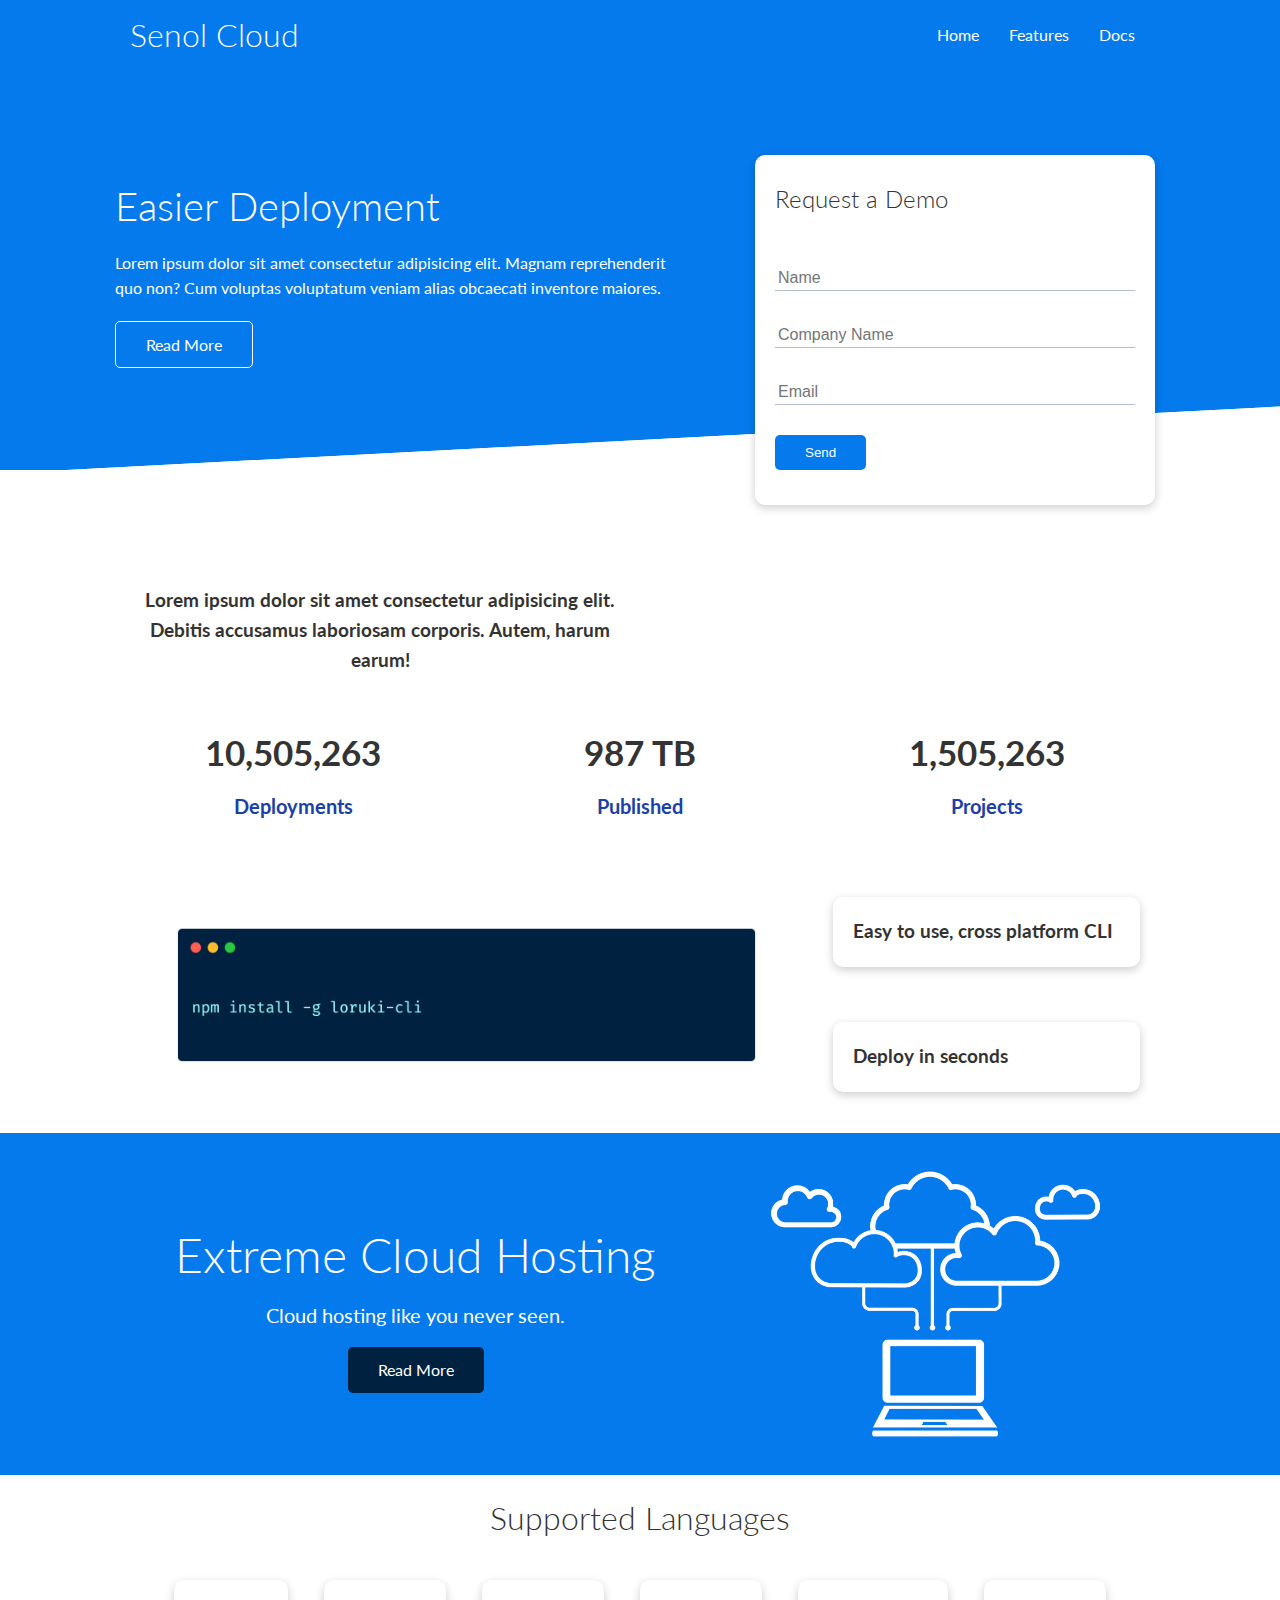
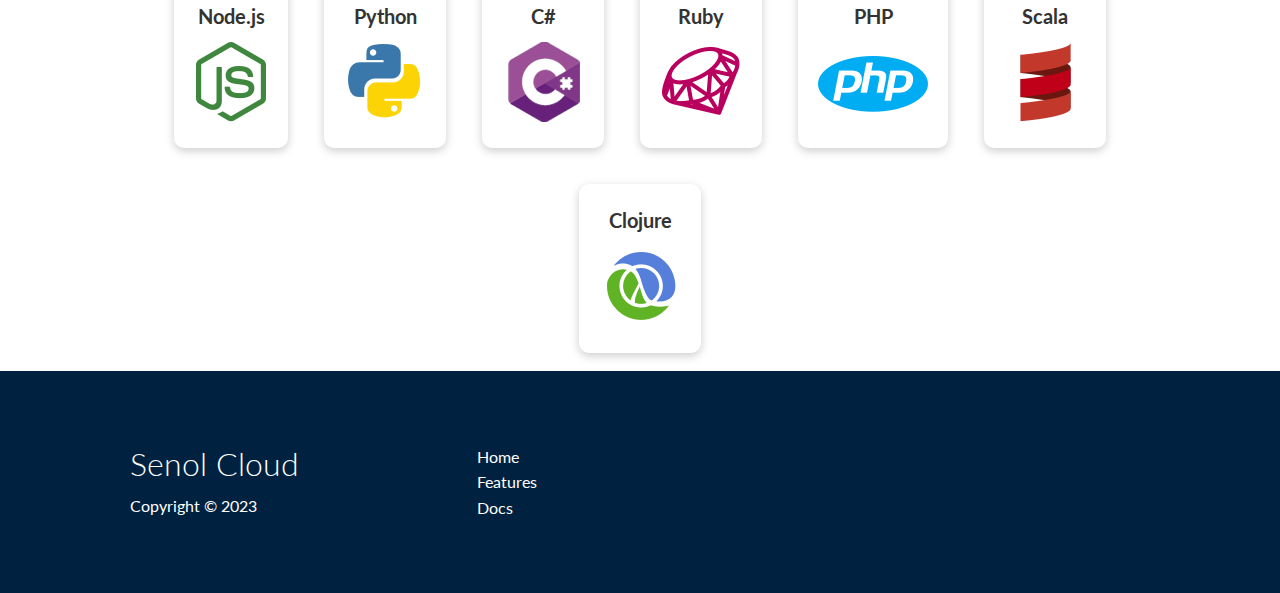
<file: index.html>
<!DOCTYPE html>
<html lang="en">
<head>
    <meta charset="UTF-8">
    <meta http-equiv="X-UA-Compatible" content="IE=edge">
    <meta name="viewport" content="width=device-width, initial-scale=1.0">
    <link rel="stylesheet" href="/css/style.css">
    <link rel="stylesheet" href="https://cdnjs.cloudflare.com/ajax/libs/font-awesome/6.4.0/css/all.min.css" integrity="sha512-iecdLmaskl7CVkqkXNQ/ZH/XLlvWZOJyj7Yy7tcenmpD1ypASozpmT/E0iPtmFIB46ZmdtAc9eNBvH0H/ZpiBw==" crossorigin="anonymous" referrerpolicy="no-referrer" />
    <title>Senol Cloud Services</title>
</head>
<body>
    <div class="navbar">
        <div class="container flex">
            <h1 class="logo">Senol Cloud</h1>
            <nav>
                <ul>
                    <li><a href="index.html">Home</a></li>
                    <li><a href="features.html">Features</a></li>
                    <li><a href="docs.html">Docs</a></li>
                </ul>
            </nav>
        </div>
    </div>

    <!-- Showcase -->
    <section class="showcase">
        <div class="container grid">
            <div class="showcase-text">
                <h1>Easier Deployment</h1>
                <p>Lorem ipsum dolor sit amet consectetur adipisicing elit. Magnam reprehenderit quo non? Cum voluptas voluptatum veniam alias obcaecati inventore maiores.</p>
                <a href="features.html" class="btn btn-outline">Read More</a>
            </div>

            <div class="showcase-form card">
                <h2>Request a Demo</h2>
                <form name="contact" method="POST" netlify-honeypot="bot-field"
                data-netlify="true">
                    <input type="hidden" name="form-name" value="contact">
                    <p class="hidden">
                        <label>
                          Don’t fill this out if you’re human: <input name="bot-field" />
                        </label>
                      </p>
                    <div class="form-control">
                        <input type="text" name="name" placeholder="Name" required>
                    </div>
                    <div class="form-control">
                        <input type="text" name="company" placeholder="Company Name" required>
                    </div>
                    <div class="form-control">
                        <input type="email" name="email" placeholder="Email" required> 
                    </div>

                    <input type="submit" value="Send" class="btn btn-primary">
                </form>
            </div>
        </div>
    </section>

    <!-- Stats -->
    <section class="stats">
        <div class="container">
            <h3 class="stats-heading text-center my-1">
                Lorem ipsum dolor sit amet consectetur adipisicing elit. Debitis accusamus laboriosam corporis. Autem, harum earum!
            </h3>

            <div class="grid grid-3 text-center my-4">
                <div>
                    <i class="fas fa-server fa-3x"></i>
                    <h3>10,505,263</h3>
                    <p class="text-secondary">Deployments</p>
                </div>
                <div>
                    <i class="fas fa-upload fa-3x"></i>
                    <h3>987 TB</h3>
                    <p class="text-secondary">Published</p>
                </div>
                <div>
                    <i class="fas fa-project-diagram fa-3x"></i>
                    <h3>1,505,263</h3>
                    <p class="text-secondary">Projects</p>
                </div>
            </div>
        </div>
    </section>

    <!-- Cli -->
    <section class="cli">
        <div class="container grid">
            <img src="images/cli.png" alt="">
            <div class="card">
                <h3>Easy to use, cross platform CLI</h3>
            </div>
            <div class="card">
                <h3>Deploy in seconds</h3>
            </div>

        </div>
    </section>

    <!-- Cloud -->
    <section class="cloud bg-primary my-2 py-2">
        <div class="container grid">
            <div class="text-center">
                <h2 class="lg">Extreme Cloud Hosting</h2>
                <p class="lead my-1">Cloud hosting like you never seen.</p>
                <a href="features.html" class="btn btn-dark">Read More</a>
            </div>

            <img src="images/cloud.png" alt="">
        </div>

    </section>

    <!-- Languages -->
    <section class="languages">
        <h2 class="md text-center my-2">
            Supported Languages
        </h2>
        <div class="container flex">
            <div class="card">
                <h4>Node.js</h4>
                <img src="images/logos/node.png" alt="">
            </div>
            <div class="card">
                <h4>Python</h4>
                <img src="images/logos/python.png" alt="">
            </div>
            <div class="card">
                <h4>C#</h4>
                <img src="images/logos/csharp.png" alt="">
            </div>
            <div class="card">
                <h4>Ruby</h4>
                <img src="images/logos/ruby.png" alt="">
            </div>
            <div class="card">
                <h4>PHP</h4>
                <img src="images/logos/php.png" alt="">
            </div>
            <div class="card">
                <h4>Scala</h4>
                <img src="images/logos/scala.png" alt="">
            </div>
            <div class="card">
                <h4>Clojure</h4>
                <img src="images/logos/clojure.png" alt="">
            </div>
        </div>
    </section>

    <footer class="footer bg-dark py-5">
        <div class="container grid grid-3">
                <div>
                    <h1>Senol Cloud</h1>
                    <p>Copyright &copy; 2023</p>
                </div>

                <nav>
                    <ul>
                        <li><a href="index.html">Home</a></li>
                        <li><a href="features.html">Features</a></li>
                        <li><a href="docs.html">Docs</a></li>
                    </ul>
                </nav>
                <div class="social">
                    <a href="#"><i class="fab fa-github fa-2x"></i></a>
                    <a href="#"><i class="fab fa-facebook fa-2x"></i></a>
                    <a href="#"><i class="fab fa-instagram fa-2x"></i></a>
                    <a href="#"><i class="fab fa-twitter fa-2x"></i></a>
                </div>
        </div>
    </footer>
</body>
</html>
</file>
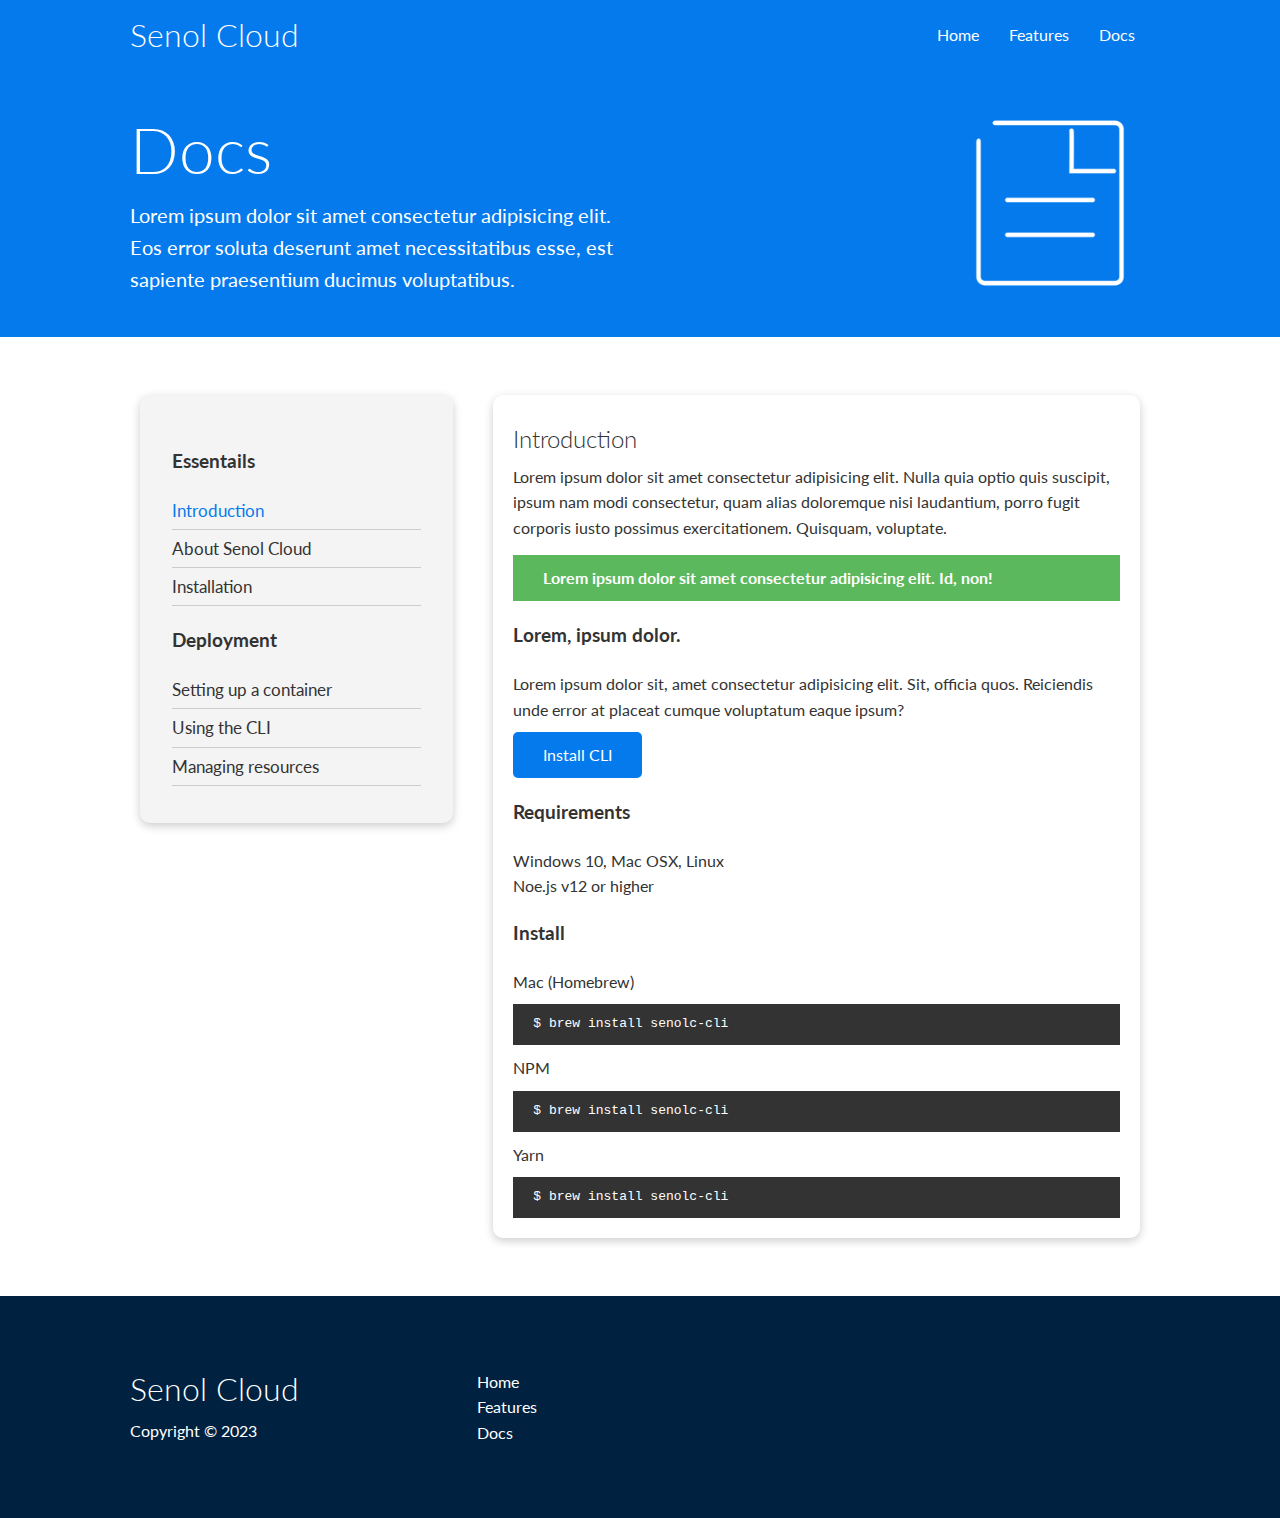
<file: docs.html>
<!DOCTYPE html>
<html lang="en">
<head>
    <meta charset="UTF-8">
    <meta http-equiv="X-UA-Compatible" content="IE=edge">
    <meta name="viewport" content="width=device-width, initial-scale=1.0">
    <link rel="stylesheet" href="/css/style.css">
    <link rel="stylesheet" href="https://cdnjs.cloudflare.com/ajax/libs/font-awesome/6.4.0/css/all.min.css" integrity="sha512-iecdLmaskl7CVkqkXNQ/ZH/XLlvWZOJyj7Yy7tcenmpD1ypASozpmT/E0iPtmFIB46ZmdtAc9eNBvH0H/ZpiBw==" crossorigin="anonymous" referrerpolicy="no-referrer" />
    <title>Senol Cloud Services</title>
</head>
<body>
    <div class="navbar">
        <div class="container flex">
            <h1 class="logo">Senol Cloud</h1>
            <nav>
                <ul>
                    <li><a href="index.html">Home</a></li>
                    <li><a href="features.html">Features</a></li>
                    <li><a href="docs.html">Docs</a></li>
                </ul>
            </nav>
        </div>
    </div>

    
    <!-- Head -->
    <section class="docs-head bg-primary py-3">
        <div class="container grid">
            <div>
                <h1 class="xl">Docs</h1>
                <p class="lead">
                    Lorem ipsum dolor sit amet consectetur adipisicing elit. Eos error soluta deserunt amet necessitatibus esse, est sapiente praesentium ducimus voluptatibus.
                </p>
            </div>
            <img src="images/docs.png" alt="">
        </div>
    </section>

    <!-- Docs main -->
    <section class="docs-main my-4">
        <div class="container grid">
            <div class="card bg-light p-3">
                <h3 class="my-2">Essentails</h3>
                <nav>
                    <ul>
                        <li><a class="text-primary" href="#">Introduction</a></li>
                        <li><a href="#">About Senol Cloud</a></li>
                        <li><a href="#">Installation</a></li>
                    </ul>
                </nav>

                <h3 class="my-2">Deployment</h3>
                <nav>
                    <ul>
                        <li><a href="#">Setting up a container</a></li>
                        <li><a href="#">Using the CLI</a></li>
                        <li><a href="#">Managing resources</a></li>
                    </ul>
                </nav>
            </div>
            <div class="card">
                <h2>Introduction</h2>
                <p>Lorem ipsum dolor sit amet consectetur adipisicing elit. Nulla quia optio quis suscipit, ipsum nam modi consectetur, quam alias doloremque nisi laudantium, porro fugit corporis iusto possimus exercitationem. Quisquam, voluptate.</p>
                <div class="alert alert-success">
                    <i class="fas fa-info"></i> Lorem ipsum dolor sit amet consectetur adipisicing elit. Id, non!
                </div>

                <h3>Lorem, ipsum dolor.</h3>
                <p>Lorem ipsum dolor sit, amet consectetur adipisicing elit. Sit, officia quos. Reiciendis unde error at placeat cumque voluptatum eaque ipsum?</p>
                <a href="" class="btn btn-primary">Install CLI</a>

                <h3>Requirements</h3>
                <ul>
                    <li>Windows 10, Mac OSX, Linux</li>
                    <li>Noe.js v12 or higher</li>
                </ul>

                <h3>Install</h3>
                <p>Mac (Homebrew)</p>
                <pre><code>$ brew install senolc-cli </code></pre>
                <p>NPM</p>
                <pre><code>$ brew install senolc-cli </code></pre>
                <p>Yarn</p>
                <pre><code>$ brew install senolc-cli </code></pre>
            </div>
        </div>
    </section>

    <!-- Footer -->
    <footer class="footer bg-dark py-5">
        <div class="container grid grid-3">
                <div>
                    <h1>Senol Cloud</h1>
                    <p>Copyright &copy; 2023</p>
                </div>

                <nav>
                    <ul>
                        <li><a href="index.html">Home</a></li>
                        <li><a href="features.html">Features</a></li>
                        <li><a href="docs.html">Docs</a></li>
                    </ul>
                </nav>
                <div class="social">
                    <a href="#"><i class="fab fa-github fa-2x"></i></a>
                    <a href="#"><i class="fab fa-facebook fa-2x"></i></a>
                    <a href="#"><i class="fab fa-instagram fa-2x"></i></a>
                    <a href="#"><i class="fab fa-twitter fa-2x"></i></a>
                </div>
        </div>
    </footer>
</body>
</html>
</file>
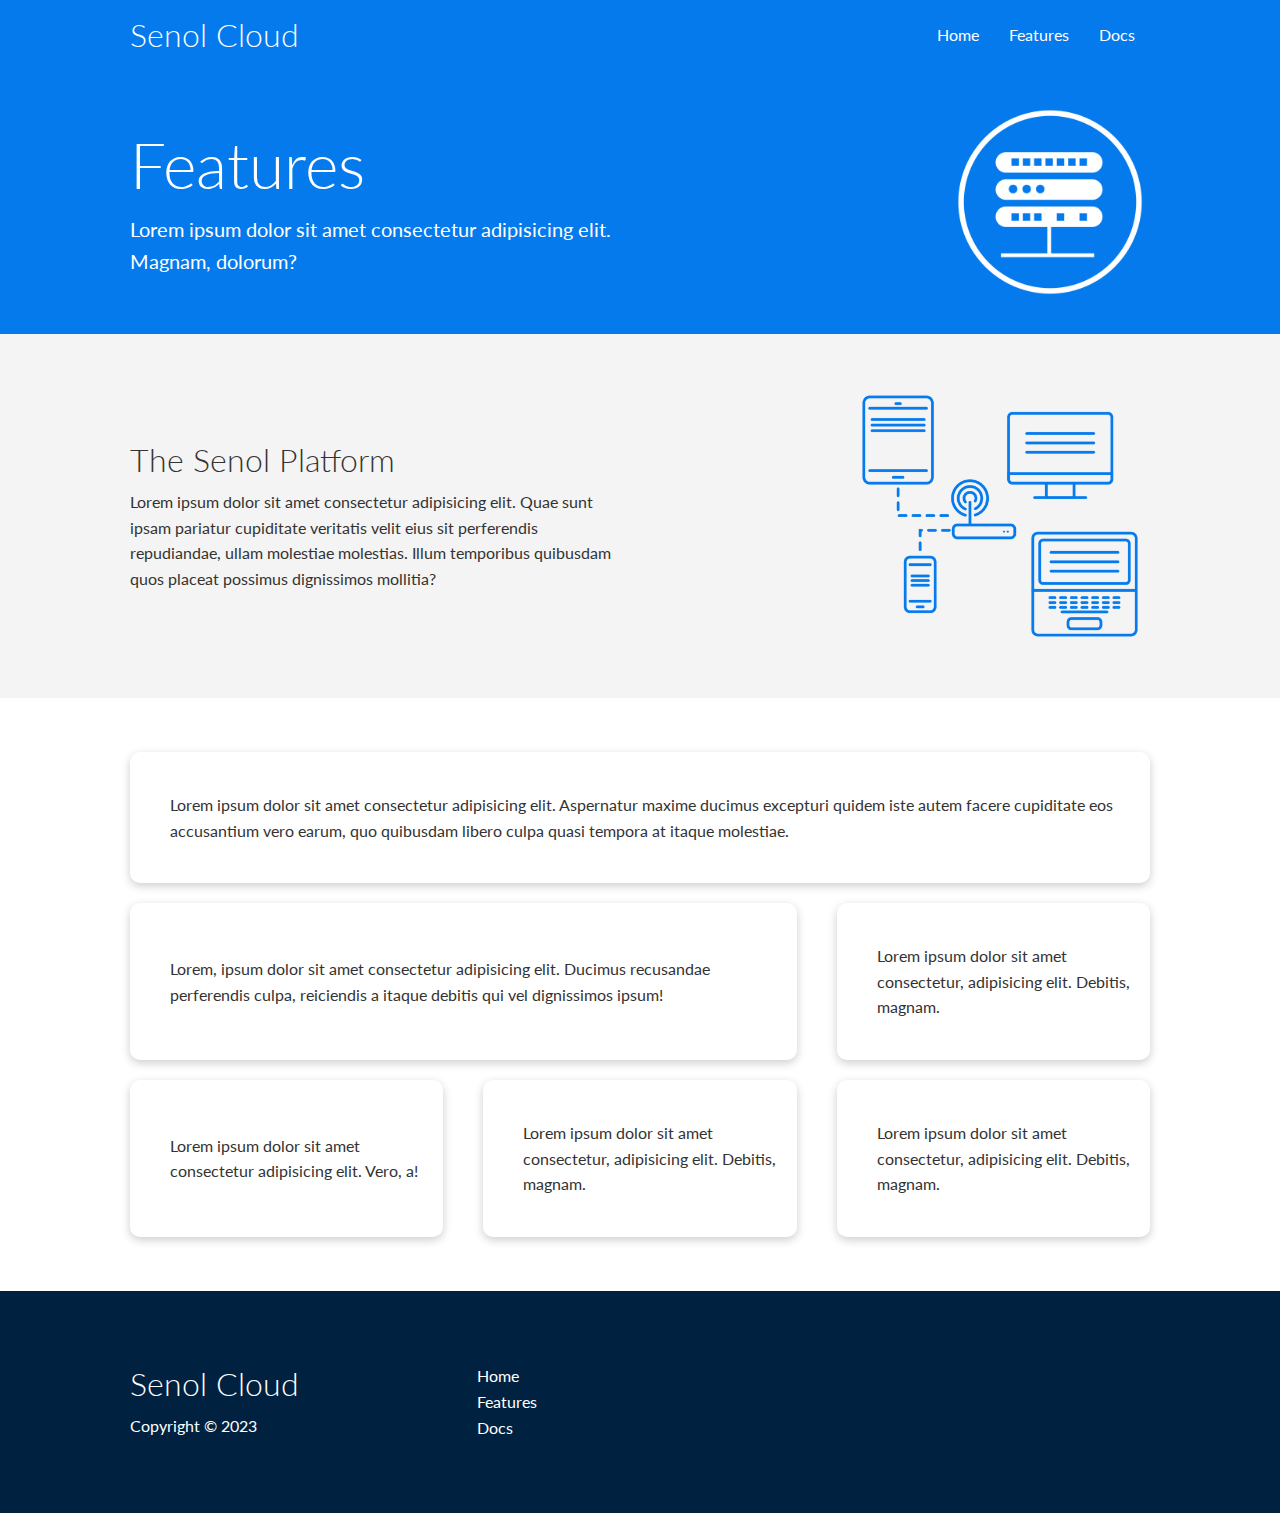
<file: features.html>
<!DOCTYPE html>
<html lang="en">
<head>
    <meta charset="UTF-8">
    <meta http-equiv="X-UA-Compatible" content="IE=edge">
    <meta name="viewport" content="width=device-width, initial-scale=1.0">
    <link rel="stylesheet" href="/css/style.css">
    <link rel="stylesheet" href="https://cdnjs.cloudflare.com/ajax/libs/font-awesome/6.4.0/css/all.min.css" integrity="sha512-iecdLmaskl7CVkqkXNQ/ZH/XLlvWZOJyj7Yy7tcenmpD1ypASozpmT/E0iPtmFIB46ZmdtAc9eNBvH0H/ZpiBw==" crossorigin="anonymous" referrerpolicy="no-referrer" />
    <title>Senol Cloud Services</title>
</head>
<body>
    <div class="navbar">
        <div class="container flex">
            <h1 class="logo">Senol Cloud</h1>
            <nav>
                <ul>
                    <li><a href="index.html">Home</a></li>
                    <li><a href="features.html">Features</a></li>
                    <li><a href="docs.html">Docs</a></li>
                </ul>
            </nav>
        </div>
    </div>

    
    <!-- Head -->
    <section class="features-head bg-primary py-3">
        <div class="container grid">
            <div>
                <h1 class="xl">Features</h1>
                <p class="lead">
                    Lorem ipsum dolor sit amet consectetur adipisicing elit. Magnam, dolorum?
                </p>
            </div>
            <img src="images/server.png" alt="">
        </div>
    </section>

    <!-- Sub head -->
    <section class="features-sub-head bg-light py-3">
        <div class="container grid">
            <div>
                <h1 class="md">The Senol Platform</h1>
                <p>
                    Lorem ipsum dolor sit amet consectetur adipisicing elit. Quae sunt ipsam pariatur cupiditate veritatis velit eius sit perferendis repudiandae, ullam molestiae molestias. Illum temporibus quibusdam quos placeat possimus dignissimos mollitia?
                </p>
            </div>
            <img src="images/server2.png" alt=""> 
        </div>
    </section>

    <section class="features-main my-2">
        <div class="container grid">
            <div class="card flex">
                <i class="fas fa-server fa-3x"></i>
                <p>Lorem ipsum dolor sit amet consectetur adipisicing elit. Aspernatur maxime ducimus excepturi quidem iste autem facere cupiditate eos accusantium vero earum, quo quibusdam libero culpa quasi tempora at itaque molestiae.</p>
            </div>
            <div class="card flex">
                <i class="fas fa-network-wired fa-3x"></i>
                <p>
                    Lorem, ipsum dolor sit amet consectetur adipisicing elit. Ducimus
                    recusandae perferendis culpa, reiciendis a itaque debitis qui vel
                    dignissimos ipsum!
                </p>
            </div>
            <div class="card flex">
                <i class="fas fa-laptop-code fa-3x"></i>
                <p>
                    Lorem ipsum dolor sit amet consectetur, adipisicing elit. Debitis,
                    magnam.
                </p>
            </div>
            <div class="card flex">
                <i class="fas fa-database fa-3x"></i>
                <p>
                    Lorem ipsum dolor sit amet consectetur adipisicing elit. Vero, a!
                </p>
            </div>
            <div class="card flex">
                <i class="fas fa-power-off fa-3x"></i>
                <p>
                    Lorem ipsum dolor sit amet consectetur, adipisicing elit. Debitis,
                    magnam.
                </p>
            </div>
            <div class="card flex">
                <i class="fas fa-upload fa-3x"></i>
                <p>
                    Lorem ipsum dolor sit amet consectetur, adipisicing elit. Debitis,
                    magnam.
                </p>
            </div>
        </div>
    </section>

    <!-- Footer -->
    <footer class="footer bg-dark py-5">
        <div class="container grid grid-3">
                <div>
                    <h1>Senol Cloud</h1>
                    <p>Copyright &copy; 2023</p>
                </div>

                <nav>
                    <ul>
                        <li><a href="index.html">Home</a></li>
                        <li><a href="features.html">Features</a></li>
                        <li><a href="docs.html">Docs</a></li>
                    </ul>
                </nav>
                <div class="social">
                    <a href="#"><i class="fab fa-github fa-2x"></i></a>
                    <a href="#"><i class="fab fa-facebook fa-2x"></i></a>
                    <a href="#"><i class="fab fa-instagram fa-2x"></i></a>
                    <a href="#"><i class="fab fa-twitter fa-2x"></i></a>
                </div>
        </div>
    </footer>
</body>
</html>
</file>
<file: css/style.css>
@import url('https://fonts.googleapis.com/css2?family=Lato:wght@300&family=Roboto:ital,wght@0,100;0,300;0,400;0,500;0,700;0,900;1,100;1,300;1,400;1,500;1,700;1,900&display=swap');

:root{
    --primary-color: #047aed;
    --secondary-color: #1c3fa8;
    --dark-color: #002240;
    --light-color: #f4f4f4;
    --success-color: #5cb85c;
    --error-color: #d9534f;
}

*{
    box-sizing: border-box;
    padding: 0;
    margin: 0;
}

body{
    font-family: "Lato", sans-serif;
    color: #333;
    line-height: 1.6;
}

ul{
    list-style-type: none;
}

a{
    text-decoration: none;
    color: #333;
}

h1, h2{
    font-weight: 300;
    line-height: 1.2;
    margin: 10px 0;
}

p{
    margin: 10px 0;
}

img{
    width: 100%;
}

code, pre{
    background: #333;
    color: #fff;
    padding: 10px;
}

.hidden{
    visibility: hidden;
    height: 0;
}

/* Navbar */

.navbar{
    background-color: var(--primary-color);
    color: #fff;
    height: 70px;
}

.navbar ul{
    display: flex;
}

.navbar a{
    color: #fff;
    padding: 10px;
    margin: 0 5px;
}

.navbar a:hover{
    border-bottom: 1px #fff solid;
}

.navbar .flex{
    justify-content: space-between;
}

/* Showcase */

.showcase{
    height: 400px;
    background-color: var(--primary-color);
    color: #fff;
    position: relative;
}

.showcase h1{
    font-size: 40px;
}

.showcase p{
    margin: 20px 0;
}

.showcase .grid{
    overflow: visible;
    grid-template-columns: 55% 45%;
    gap: 30px;
}

.showcase-text{
    animation: slideInFromLeft 1s ease-in;
}

.showcase-form{
    position: relative;
    top: 60px;
    height: 350px;
    width: 400px;
    padding: 40px;
    z-index: 100;
    justify-self: flex-end;
    animation: slideInFromRight 1s ease-in;

}

.showcase-form .form-control{
    margin: 30px 0;
}

.showcase-form input[type="text"],
.showcase-form input[type="email"]{
    border: 0;
    border-bottom:  1px solid #b4becb;
    width: 100%;
    padding: 3px;
    font-size: 16px;
}

.showcase-form input:focus{
    outline: none;
}

.showcase::before,.showcase::after{
    content: '';
    position: absolute;
    height: 100px;
    bottom: -70px;
    right: 0;
    left: 0;
    background: #fff;
    transform: skewY(-3deg);
    
}


/* Stats */
.stats{
    padding-top: 100px;
    animation: slideInFromBottom 1s ease-in;

}

.stats-heading{
    max-width: 500px;
    margin: auto;
}

.stats .grid h3{
    font-size: 35px;
}

.stats .grid p{
    font-size: 20px;
    font-weight: bold;
}

/* Cli */
.cli .grid{
    grid-template-columns: repeat(3, 1fr);
    grid-template-rows: repeat(2, 1fr);
}

.cli .grid > *:first-child{
    grid-column: 1 / span 2;
    grid-row: 1 / span 2;
}

/* Cloud */
.cloud .grid{
    grid-template-columns: 4fr 3fr;
}

/* Langugages */

.languages .flex{
    flex-wrap: wrap;
}
.languages .card{
    text-align: center;
    margin: 18px;
    transition: transform 0.2s ease-out;
}

.languages .card h4{
    font-size: 20px;
    margin-bottom: 10px;
}

.languages .card:hover {
    transform: translateY(-15px);
}

/* Docs */
.docs-main h3{
    margin: 20px 0;
}

.docs-main .grid{
    grid-template-columns: 1fr 2fr;
    align-items: flex-start;
}

.docs-main nav li{
    font-size: 17px;
    padding-bottom: 5px;
    margin-bottom: 5px;
    border-bottom: 1px #ccc solid;
}

.docs-main a:hover{
    font-weight: bold;
}


/* Features */
.features-head img, .docs-head img{
    width: 200px;
    justify-self: flex-end;
}

.features-sub-head img{
    width: 300px;
    justify-self: flex-end;
}

.features-main .card > i {
    margin-right: 20px;
}

.features-main .grid{
    padding: 30px;
    grid-template-columns: repeat(3, 1fr);
}

.features-main .grid > *:first-child{
    grid-column: 1 / span 3;
}

.features-main .grid > *:nth-child(2){
    grid-column: 1 / span 2;
}

/* Footer */
.footer .social a{
    margin: 0 10px
}

.footer .social a {
    margin: 0 10px;
  }
  
  .fa-github:hover {
    color: #000000;
  }
  
  .fa-facebook:hover {
    color: #1773EA;
  }
  
  .fa-instagram:hover {
    color: #B32E87;
  }
  
  .fa-twitter:hover {
    color: #1C9CEA;
  }

/* Animations */
@keyframes slideInFromLeft {
    0% {
      transform: translateX(-100%);
    }
  
    100% {
      transform: translateX(0);
    }
  }
  
  @keyframes slideInFromRight {
    0% {
      transform: translateX(100%);
    }
  
    100% {
      transform: translateX(0);
    }
  }
  
  @keyframes slideInFromTop {
    0% {
      transform: translateY(-100%);
    }
  
    100% {
      transform: translateX(0);
    }
  }
  
  @keyframes slideInFromBottom {
    0% {
      transform: translateY(100%);
    }
  
    100% {
      transform: translateX(0);
    }
  }
  @media (max-width: 1000px){
  
    .showcase-form{
      width: 340px;
    }
  }

/* Tablets and under */
@media(max-width: 768px){
    .grid,
    .showcase .grid,
    .cli .grid,
    .cloud .grid,
    .features-main .grid,
    .docs-main .grid{
        grid-template-columns: 1fr;
        grid-template-rows: 1fr;
    }

    .showcase{
        height: auto;
    }

    .showcase-text{
        text-align: center;
        margin-top: 40px;
    }

    .showcase-form{
        justify-self: center;
        margin: auto;
    }

    .cli .grid > *:first-child{
        grid-column: 1;
        grid-row: 1;
    }
}


/* Mobile */
@media(max-width: 500px){
    .navbar{
        height: 110px;
    }

    .navbar .flex{
        flex-direction: column;
    }
    .navbar ul{
        padding: 10px;
        background-color: rgba(0, 0, 0, 0.1);
    }
}






/* Utilities */
.container{
    max-width: 1100px;
    margin: 0 auto;
    overflow: auto;
    padding: 0 40px;
}

.card{
    color: #333;
    background-color: #fff;
    border-radius: 10px;
    box-shadow: 0 3px 10px rgba(0, 0, 0, 0.2);
    padding: 20px;
    margin: 10px;
}


.btn{
    display: inline-block;
    padding: 10px 30px;
    cursor: pointer;
    background: var(--primary-color);
    color: #fff;
    border: none;
    border-radius: 5px;
}

.btn-outline{
    background-color: transparent;
    border: 1px #fff solid;
}

.btn:hover{
    transform: scale(0.98)
}

/* Backgrounds & colored buttons */
.bg-primary, .btn-primary{
    background-color: var(--primary-color);
    color: #fff;
}

.bg-secondary, .btn-secondary{
    background-color: var(--secondary-color);
    color: #fff;
}

.bg-dark, .btn-dark{
    background-color: var(--dark-color);
    color: #fff;
}

.bg-light, .btn-light{
    background-color: var(--light-color);
    color: #333;
}

.bg-primary a,
.btn-primary a,
.bg-secondary a, 
.btn-secondary a,
.bg-dark a, 
.btn-dark a{
    color: #fff;
}

/* Text colors */
.text-primary{
    color: var(--primary-color);
}

.text-secondary{
    color: var(--secondary-color);
}

.text-dark{
    color: var(--dark-color);
}

.text-light{
    color: var(--light-color);
}


/* Text sizes */
.lead{
    font-size: 20px;
}

.sm{
    font-size: 1rem;
}

.md{
    font-size: 2rem;
}

.lg{
    font-size: 3rem;
}

.xl{
    font-size: 4rem;
}

.text-center{
    text-align: center;
}

/* Alert */
.alert{
    background-color: var(--light-color);
    padding: 10px 20px;
    font-weight: bold;
    margin: 15px 0;
}

.alert i{
    margin-right: 10px;
}

.alert-success{
    background-color: var(--success-color);
    color: #fff;
}

.alert-error{
    background-color: var(--error-color);
    color: #fff;
}

.flex{
    display: flex;
    justify-content: center;
    align-items: center;
    height: 100%;
}

.grid{
    display: grid;
    grid-template-columns: 1fr 1fr;
    gap: 20px;
    justify-content: center;
    align-items: center;
    height: 100%;
}

.grid-3{
    grid-template-columns: repeat(3, 1fr);
}

/* Margin */
.my-1{
    margin: 1rem 0;
}

.my-2{
    margin: 1.5rem 0;
}

.my-3{
    margin: 2rem 0;
}

.my-4{
    margin: 3rem 0;
}
.my-5{
    margin: 4rem 0;
}


.m-1{
    margin: 1rem;
}

.m-2{
    margin: 1.5rem;
}

.m-3{
    margin: 2rem;
}

.m-4{
    margin: 3rem;
}
.m-5{
    margin: 4rem;
}

/* Padding */
.py-1{
    padding: 1rem 0;
}

.py-2{
    padding: 1.5rem 0;
}

.py-3{
    padding: 2rem 0;
}

.py-4{
    padding: 3rem 0;
}
.py-5{
    padding: 4rem 0;
}


.p-1{
    padding: 1rem;
}

.p-2{
    padding: 1.5rem;
}

.p-3{
    padding: 2rem;
}

.p-4{
    padding: 3rem;
}
.p-5{
    padding: 4rem;
}
</file>
